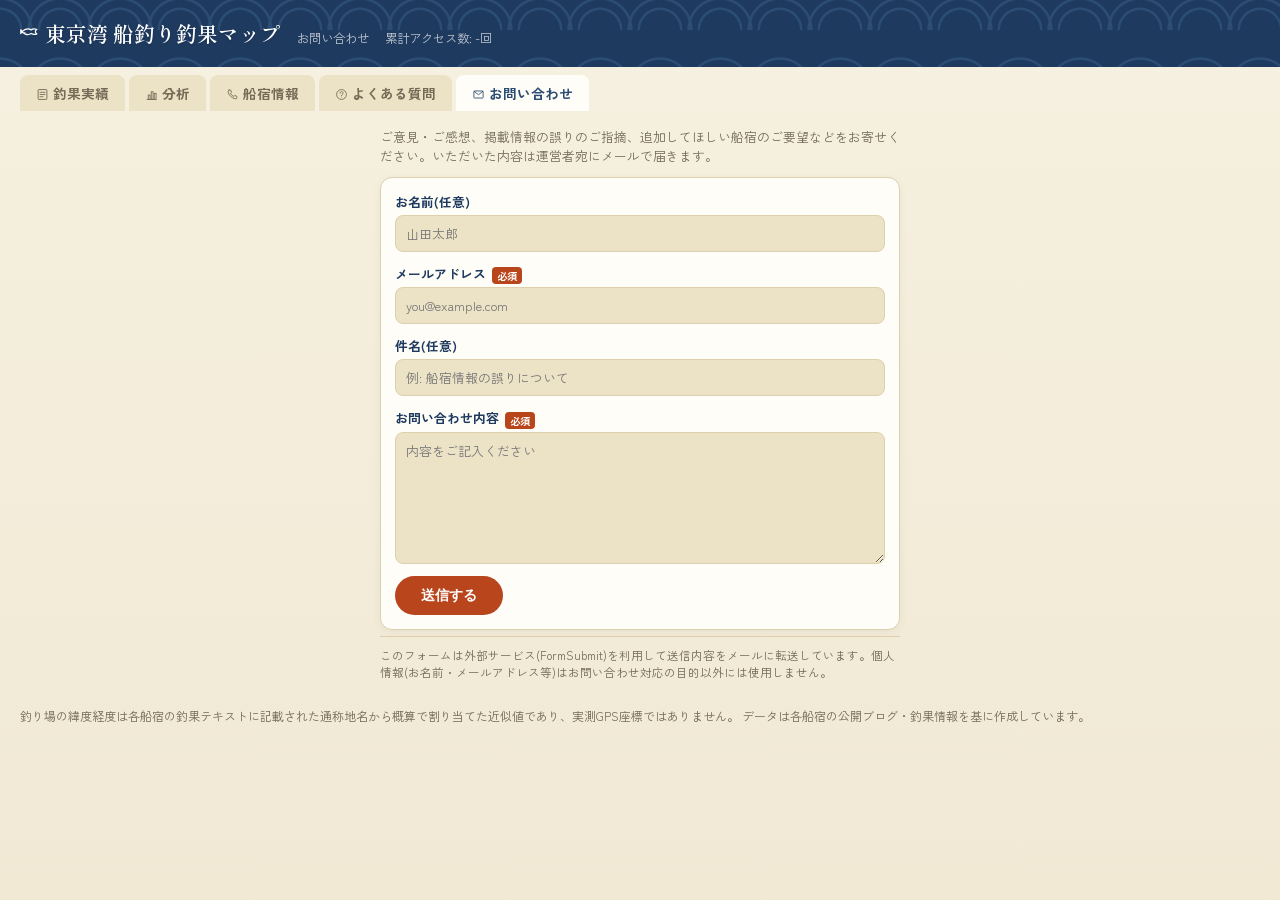
<file: docs/contact.html>
<!DOCTYPE html>
<html lang="ja">
<head>
<meta charset="UTF-8">
<title>お問い合わせ｜東京湾 船釣り釣果マップ</title>
<meta name="viewport" content="width=device-width, initial-scale=1">
<meta name="description" content="東京湾 船釣り釣果マップへのお問い合わせフォームです。ご意見・掲載情報の誤り・追加してほしい船宿などをお寄せください。">
<link rel="canonical" href="https://tokyo-bay-fishing.com/contact.html">
<meta property="og:type" content="website">
<meta property="og:site_name" content="東京湾 船釣り釣果マップ">
<meta property="og:title" content="お問い合わせ｜東京湾 船釣り釣果マップ">
<meta property="og:description" content="東京湾 船釣り釣果マップへのお問い合わせフォームです。ご意見・掲載情報の誤り・追加してほしい船宿などをお寄せください。">
<meta property="og:url" content="https://tokyo-bay-fishing.com/contact.html">
<meta property="og:locale" content="ja_JP">
<meta name="twitter:card" content="summary">
<meta name="twitter:title" content="お問い合わせ｜東京湾 船釣り釣果マップ">
<meta name="twitter:description" content="東京湾 船釣り釣果マップへのお問い合わせフォームです。ご意見・掲載情報の誤り・追加してほしい船宿などをお寄せください。">
<link rel="stylesheet" href="style.css?v=34">
<link rel="preconnect" href="https://fonts.googleapis.com">
<link rel="stylesheet" href="https://fonts.googleapis.com/css2?family=Shippori+Mincho:wght@500;700&family=Zen+Kaku+Gothic+New:wght@400;500;700&display=swap">
</head>
<body>
<header>
  <h1><a href="index.html">東京湾 船釣り釣果マップ</a></h1>
  <span class="meta">お問い合わせ</span>
  <span class="meta">累計アクセス数: <span id="pageViewCount">-</span>回</span>
</header>

<nav class="page-nav">
  <a href="index.html" data-nav-page="index.html">釣果実績</a>
  <a href="analysis.html" data-nav-page="analysis.html">分析</a>
  <a href="funayado.html" data-nav-page="funayado.html">船宿情報</a>
  <a href="faq.html" data-nav-page="faq.html">よくある質問</a>
  <a href="contact.html" data-nav-page="contact.html" class="active">お問い合わせ</a>
</nav>

<div class="contact-layout">
  <p class="funayado-intro">
    ご意見・ご感想、掲載情報の誤りのご指摘、追加してほしい船宿のご要望などをお寄せください。いただいた内容は運営者宛にメールで届きます。
  </p>

  <div id="contactSent" class="contact-sent ico-check" hidden>
    送信しました。ありがとうございます。
  </div>

  <form class="panel contact-form" action="https://formsubmit.co/kakeru.senoo@gmail.com" method="POST">
    <input type="hidden" name="_subject" value="【東京湾 船釣り釣果マップ】お問い合わせ">
    <input type="hidden" name="_template" value="table">
    <input type="hidden" name="_captcha" value="true">
    <input type="hidden" name="_next" value="https://tokyo-bay-fishing.com/contact.html?sent=1">
    <input type="text" name="_honey" style="display:none" tabindex="-1" autocomplete="off">

    <label class="contact-field">
      <span>お名前(任意)</span>
      <input type="text" name="name" placeholder="山田太郎" autocomplete="name">
    </label>

    <label class="contact-field">
      <span>メールアドレス<span class="contact-required">必須</span></span>
      <input type="email" name="email" placeholder="you@example.com" required autocomplete="email">
    </label>

    <label class="contact-field">
      <span>件名(任意)</span>
      <input type="text" name="subject" placeholder="例: 船宿情報の誤りについて">
    </label>

    <label class="contact-field">
      <span>お問い合わせ内容<span class="contact-required">必須</span></span>
      <textarea name="message" rows="6" placeholder="内容をご記入ください" required></textarea>
    </label>

    <button type="submit" class="contact-submit">送信する</button>
  </form>

  <p class="funayado-disclaimer">
    このフォームは外部サービス(FormSubmit)を利用して送信内容をメールに転送しています。個人情報(お名前・メールアドレス等)はお問い合わせ対応の目的以外には使用しません。
  </p>
</div>

<footer>
  釣り場の緯度経度は各船宿の釣果テキストに記載された通称地名から概算で割り当てた近似値であり、実測GPS座標ではありません。
  データは各船宿の公開ブログ・釣果情報を基に作成しています。
</footer>

<script>
  if (new URLSearchParams(location.search).get('sent') === '1') {
    document.getElementById('contactSent').hidden = false;
  }
</script>
<script src="counter.js?v=1"></script>
</body>
</html>
</file>
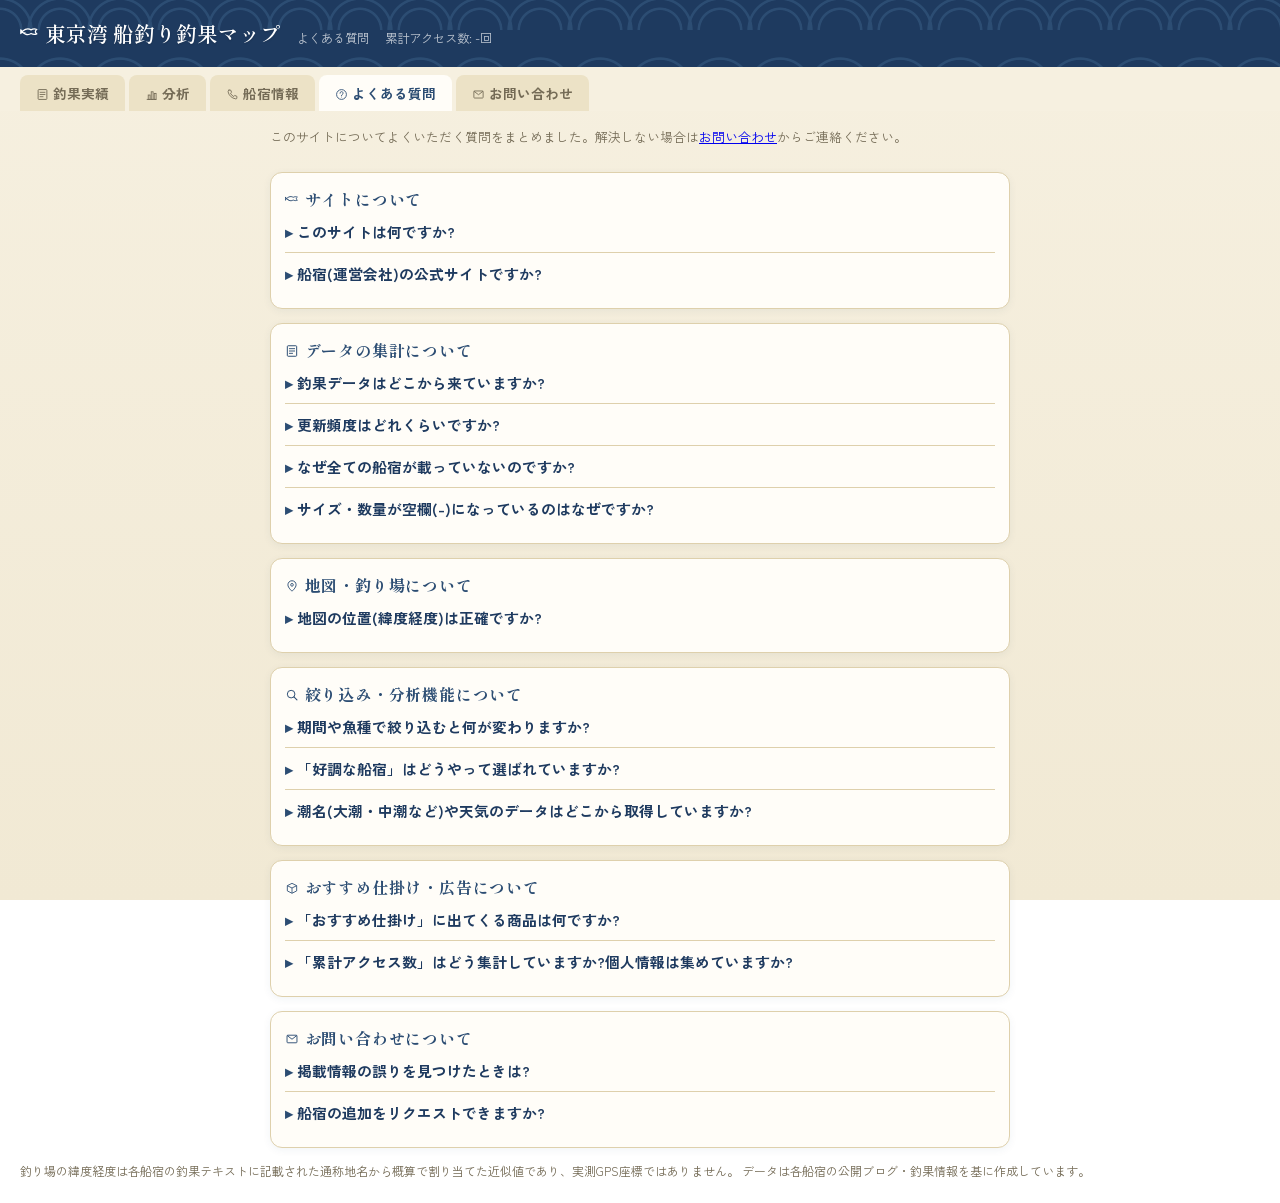
<file: docs/faq.html>
<!DOCTYPE html>
<html lang="ja">
<head>
<meta charset="UTF-8">
<title>よくある質問｜東京湾 船釣り釣果マップ</title>
<meta name="viewport" content="width=device-width, initial-scale=1">
<meta name="description" content="東京湾 船釣り釣果マップのよくある質問。データの集計方法、更新頻度、地図の座標精度、絞り込み機能、広告についてまとめました。">
<link rel="canonical" href="https://tokyo-bay-fishing.com/faq.html">
<meta property="og:type" content="website">
<meta property="og:site_name" content="東京湾 船釣り釣果マップ">
<meta property="og:title" content="よくある質問｜東京湾 船釣り釣果マップ">
<meta property="og:description" content="東京湾 船釣り釣果マップのよくある質問。データの集計方法、更新頻度、地図の座標精度、絞り込み機能、広告についてまとめました。">
<meta property="og:url" content="https://tokyo-bay-fishing.com/faq.html">
<meta property="og:locale" content="ja_JP">
<meta name="twitter:card" content="summary">
<meta name="twitter:title" content="よくある質問｜東京湾 船釣り釣果マップ">
<meta name="twitter:description" content="東京湾 船釣り釣果マップのよくある質問。データの集計方法、更新頻度、地図の座標精度、絞り込み機能、広告についてまとめました。">
<link rel="stylesheet" href="style.css?v=34">
<link rel="preconnect" href="https://fonts.googleapis.com">
<link rel="stylesheet" href="https://fonts.googleapis.com/css2?family=Shippori+Mincho:wght@500;700&family=Zen+Kaku+Gothic+New:wght@400;500;700&display=swap">
</head>
<body>
<header>
  <h1><a href="index.html">東京湾 船釣り釣果マップ</a></h1>
  <span class="meta">よくある質問</span>
  <span class="meta">累計アクセス数: <span id="pageViewCount">-</span>回</span>
</header>

<nav class="page-nav">
  <a href="index.html" data-nav-page="index.html">釣果実績</a>
  <a href="analysis.html" data-nav-page="analysis.html">分析</a>
  <a href="funayado.html" data-nav-page="funayado.html">船宿情報</a>
  <a href="faq.html" data-nav-page="faq.html" class="active">よくある質問</a>
  <a href="contact.html" data-nav-page="contact.html">お問い合わせ</a>
</nav>

<div class="faq-layout">
  <p class="funayado-intro">
    このサイトについてよくいただく質問をまとめました。解決しない場合は<a href="contact.html">お問い合わせ</a>からご連絡ください。
  </p>

  <section class="panel faq-category">
    <h2 class="ico-fish">サイトについて</h2>

    <details class="faq-item">
      <summary>このサイトは何ですか?</summary>
      <div class="faq-answer">東京湾の船釣り情報を、船宿16社が公開しているブログ・釣果情報から自動で集計している<strong>非公式のまとめサイト</strong>です。魚種・船宿・期間で絞り込んで釣果の傾向を見たり、釣り場を地図で確認したりできます。</div>
    </details>

    <details class="faq-item">
      <summary>船宿(運営会社)の公式サイトですか?</summary>
      <div class="faq-answer">いいえ、非公式です。各船宿が公開している情報を集計・分析しているだけで、船宿を運営したり船宿と提携したりはしていません。予約・乗船に関するお問い合わせは、<a href="funayado.html">船宿情報ページ</a>から各船宿へ直接ご連絡ください。</div>
    </details>
  </section>

  <section class="panel faq-category">
    <h2 class="ico-doc">データの集計について</h2>

    <details class="faq-item">
      <summary>釣果データはどこから来ていますか?</summary>
      <div class="faq-answer">掲載している16船宿(<a href="funayado.html">船宿情報ページ</a>で一覧できます)が公式サイト・ブログで公開している釣果報告を、自動プログラムが巡回して取得しています。</div>
    </details>

    <details class="faq-item">
      <summary>更新頻度はどれくらいですか?</summary>
      <div class="faq-answer">1日に数回、全船宿のサイトを自動で巡回し新着の釣果報告をチェックしています。新着が無い日はデータは増えませんが、ヘッダーの「最終更新」表示に、新着が無い場合は直近のチェック時刻(最終確認)も併記され、パイプラインが動いていることが分かるようになっています。</div>
    </details>

    <details class="faq-item">
      <summary>なぜ全ての船宿が載っていないのですか?</summary>
      <div class="faq-answer">現在16船宿を対象にしています。東京湾には他にも多数の船宿がありますが、釣果報告を自動で読み取れる形式(ブログ・RSS等)であることが条件のため、順次対象を検討・拡張しています。掲載してほしい船宿があれば<a href="contact.html">お問い合わせ</a>からご連絡ください。</div>
    </details>

    <details class="faq-item">
      <summary>サイズ・数量が空欄(-)になっているのはなぜですか?</summary>
      <div class="faq-answer">船宿のブログ投稿自体に具体的な数値の記載が無い場合(「まずまず釣れました」のような定性的な表現のみ等)は、数値を推測で埋めずに空欄のまま掲載しています。</div>
    </details>
  </section>

  <section class="panel faq-category">
    <h2 class="ico-map">地図・釣り場について</h2>

    <details class="faq-item">
      <summary>地図の位置(緯度経度)は正確ですか?</summary>
      <div class="faq-answer">実測のGPS座標ではありません。船宿の釣果テキストに書かれた通称の地名(「猿島沖」など)を地名辞書と照合し、概算で割り当てた近似値です。地名の記載が無い投稿は、船宿の出船港の座標で代用しています(地図上ではマーカーの色で見分けられます)。</div>
    </details>
  </section>

  <section class="panel faq-category">
    <h2 class="ico-search">絞り込み・分析機能について</h2>

    <details class="faq-item">
      <summary>期間や魚種で絞り込むと何が変わりますか?</summary>
      <div class="faq-answer">ページ上部の期間ボタン・魚種/船宿の選択肢を変えると、釣果一覧・地図・統計カード・グラフ(分析ページ)が全てその条件でリアルタイムに再集計されます。</div>
    </details>

    <details class="faq-item">
      <summary>「好調な船宿」はどうやって選ばれていますか?</summary>
      <div class="faq-answer">船宿・魚種の組み合わせごとに、選んだ期間の平均サイズ・数量が、その船宿の全期間平均よりも明確に上回っている場合に表示されます。単に釣果報告の件数が多いだけの船宿は選ばれません。</div>
    </details>

    <details class="faq-item">
      <summary>潮名(大潮・中潮など)や天気のデータはどこから取得していますか?</summary>
      <div class="faq-answer">潮名は<a href="https://tide736.net/" target="_blank" rel="noopener">tide736.net</a>(走水地点、東京湾内)、天気はOpen-Meteoの気象データを使用しています。</div>
    </details>
  </section>

  <section class="panel faq-category">
    <h2 class="ico-box">おすすめ仕掛け・広告について</h2>

    <details class="faq-item">
      <summary>「おすすめ仕掛け」に出てくる商品は何ですか?</summary>
      <div class="faq-answer">表示中の絞り込み条件で最も釣果報告の多い魚種に対応した、Amazonの釣具商品です。Amazonアソシエイト・プログラムによるアフィリエイトリンクで、購入いただくと当サイトに収入が入ります(価格が変わることはありません)。</div>
    </details>

    <details class="faq-item">
      <summary>「累計アクセス数」はどう集計していますか?個人情報は集めていますか?</summary>
      <div class="faq-answer">外部の無料カウンターサービスでページ表示回数を数えているだけの、素朴な累計ヒット数です。個人を特定する情報は収集していません。</div>
    </details>
  </section>

  <section class="panel faq-category">
    <h2 class="ico-mail">お問い合わせについて</h2>

    <details class="faq-item">
      <summary>掲載情報の誤りを見つけたときは?</summary>
      <div class="faq-answer"><a href="contact.html">お問い合わせページ</a>からご連絡ください。船宿名・日付・誤っている内容を書いていただけると助かります。</div>
    </details>

    <details class="faq-item">
      <summary>船宿の追加をリクエストできますか?</summary>
      <div class="faq-answer">はい、<a href="contact.html">お問い合わせページ</a>から船宿名を教えてください。自動で釣果を読み取れる形式か確認した上で、対応を検討します。</div>
    </details>
  </section>
</div>

<footer>
  釣り場の緯度経度は各船宿の釣果テキストに記載された通称地名から概算で割り当てた近似値であり、実測GPS座標ではありません。
  データは各船宿の公開ブログ・釣果情報を基に作成しています。
</footer>

<script src="counter.js?v=1"></script>
</body>
</html>
</file>
<file: docs/style.css>
:root {
  --bg: #f6f0e0;
  --bg2: #f1e9d4;
  --panel: #fffdf8;
  --panel-border: #ded0ac;
  --text: #1e3a5f;
  --muted: #746b56;
  --accent: #2c4d73;
  --accent2: #b8451c;
  --accent-soft: #ece2c6;
  --sea: #4a7a5a;

  /* 線画SVGアイコン(絵文字の代わり)。currentColorで着色されるstroke系。 */
  --ico-fish: url("data:image/svg+xml,%3Csvg xmlns='http://www.w3.org/2000/svg' viewBox='0 0 24 24'%3E%3Cpath d='M1 12c2.6-5 8.6-7.6 13-4.6 2.2-1.2 5-1.4 7.2-0.4-2.4 1.4-2.4 4 0 5.4-2.2 1-5 0.8-7.2-0.4-4.4 3-10.4 0.4-13-4.6z' fill='none' stroke='black' stroke-width='1.6' stroke-linejoin='round' stroke-linecap='round'/%3E%3Ccircle cx='6.2' cy='11' r='0.75' fill='black'/%3E%3C/svg%3E");
  --ico-doc: url("data:image/svg+xml,%3Csvg xmlns='http://www.w3.org/2000/svg' viewBox='0 0 24 24'%3E%3Crect x='4' y='3' width='16' height='18' rx='1.4' fill='none' stroke='black' stroke-width='1.7'/%3E%3Cline x1='7.5' y1='8' x2='16.5' y2='8' stroke='black' stroke-width='1.6' stroke-linecap='round'/%3E%3Cline x1='7.5' y1='12' x2='16.5' y2='12' stroke='black' stroke-width='1.6' stroke-linecap='round'/%3E%3Cline x1='7.5' y1='16' x2='13' y2='16' stroke='black' stroke-width='1.6' stroke-linecap='round'/%3E%3C/svg%3E");
  --ico-chart: url("data:image/svg+xml,%3Csvg xmlns='http://www.w3.org/2000/svg' viewBox='0 0 24 24'%3E%3Cline x1='4' y1='21' x2='20' y2='21' stroke='black' stroke-width='1.7' stroke-linecap='round'/%3E%3Crect x='6' y='13' width='3.4' height='8' fill='none' stroke='black' stroke-width='1.6'/%3E%3Crect x='11.5' y='7' width='3.4' height='14' fill='none' stroke='black' stroke-width='1.6'/%3E%3Crect x='17' y='10' width='3.4' height='11' fill='none' stroke='black' stroke-width='1.6'/%3E%3C/svg%3E");
  --ico-phone: url("data:image/svg+xml,%3Csvg xmlns='http://www.w3.org/2000/svg' viewBox='0 0 24 24'%3E%3Cpath d='M5.5 4h3.2l1.6 4-2 1.6a12 12 0 0 0 6.1 6.1l1.6-2 4 1.6v3.2c0 1-0.9 1.8-1.9 1.6C10.6 19 5 13.4 3.9 6.9 3.7 5.9 4.5 5 5.5 4z' fill='none' stroke='black' stroke-width='1.6' stroke-linejoin='round' stroke-linecap='round'/%3E%3C/svg%3E");
  --ico-help: url("data:image/svg+xml,%3Csvg xmlns='http://www.w3.org/2000/svg' viewBox='0 0 24 24'%3E%3Ccircle cx='12' cy='12' r='9' fill='none' stroke='black' stroke-width='1.6'/%3E%3Cpath d='M9.3 9.6a2.8 2.8 0 1 1 4 2.5c-0.9 0.5-1.3 1-1.3 2' fill='none' stroke='black' stroke-width='1.6' stroke-linecap='round'/%3E%3Ccircle cx='12' cy='16.6' r='0.9' fill='black'/%3E%3C/svg%3E");
  --ico-mail: url("data:image/svg+xml,%3Csvg xmlns='http://www.w3.org/2000/svg' viewBox='0 0 24 24'%3E%3Crect x='3.5' y='5.5' width='17' height='13' rx='1.3' fill='none' stroke='black' stroke-width='1.6'/%3E%3Cpath d='M4.2 6.4l7.8 6 7.8-6' fill='none' stroke='black' stroke-width='1.6' stroke-linecap='round' stroke-linejoin='round'/%3E%3C/svg%3E");
  --ico-yen: url("data:image/svg+xml,%3Csvg xmlns='http://www.w3.org/2000/svg' viewBox='0 0 24 24'%3E%3Ccircle cx='12' cy='12' r='9' fill='none' stroke='black' stroke-width='1.6'/%3E%3Cpath d='M8.5 7l3.5 5.4L15.5 7M12 12.4V18M9 15h6M9 17h6' stroke='black' stroke-width='1.4' fill='none' stroke-linecap='round' stroke-linejoin='round'/%3E%3C/svg%3E");
  --ico-warn: url("data:image/svg+xml,%3Csvg xmlns='http://www.w3.org/2000/svg' viewBox='0 0 24 24'%3E%3Cpath d='M12 4l9.5 16.5h-19z' fill='none' stroke='black' stroke-width='1.6' stroke-linejoin='round'/%3E%3Cline x1='12' y1='10' x2='12' y2='14.5' stroke='black' stroke-width='1.6' stroke-linecap='round'/%3E%3Ccircle cx='12' cy='17.3' r='0.9' fill='black'/%3E%3C/svg%3E");
  --ico-bag: url("data:image/svg+xml,%3Csvg xmlns='http://www.w3.org/2000/svg' viewBox='0 0 24 24'%3E%3Cpath d='M9 8V6a3 3 0 0 1 6 0v2' fill='none' stroke='black' stroke-width='1.6' stroke-linecap='round'/%3E%3Crect x='5' y='8' width='14' height='12' rx='2' fill='none' stroke='black' stroke-width='1.6'/%3E%3Cline x1='5' y1='12.5' x2='19' y2='12.5' stroke='black' stroke-width='1.4'/%3E%3C/svg%3E");
  --ico-map: url("data:image/svg+xml,%3Csvg xmlns='http://www.w3.org/2000/svg' viewBox='0 0 24 24'%3E%3Cpath d='M12 3c-4 0-7 3-7 7 0 5 7 11 7 11s7-6 7-11c0-4-3-7-7-7z' fill='none' stroke='black' stroke-width='1.6' stroke-linejoin='round'/%3E%3Ccircle cx='12' cy='10' r='2.3' fill='none' stroke='black' stroke-width='1.5'/%3E%3C/svg%3E");
  --ico-search: url("data:image/svg+xml,%3Csvg xmlns='http://www.w3.org/2000/svg' viewBox='0 0 24 24'%3E%3Ccircle cx='10.5' cy='10.5' r='6.5' fill='none' stroke='black' stroke-width='1.7'/%3E%3Cline x1='15.3' y1='15.3' x2='20.5' y2='20.5' stroke='black' stroke-width='1.8' stroke-linecap='round'/%3E%3C/svg%3E");
  --ico-box: url("data:image/svg+xml,%3Csvg xmlns='http://www.w3.org/2000/svg' viewBox='0 0 24 24'%3E%3Cpath d='M4 8l8-4 8 4-8 4-8-4z' fill='none' stroke='black' stroke-width='1.5' stroke-linejoin='round'/%3E%3Cpath d='M4 8v9l8 4 8-4V8' fill='none' stroke='black' stroke-width='1.5' stroke-linejoin='round'/%3E%3Cline x1='12' y1='12' x2='12' y2='21' stroke='black' stroke-width='1.4'/%3E%3C/svg%3E");
  --ico-check: url("data:image/svg+xml,%3Csvg xmlns='http://www.w3.org/2000/svg' viewBox='0 0 24 24'%3E%3Ccircle cx='12' cy='12' r='9' fill='none' stroke='black' stroke-width='1.6'/%3E%3Cpath d='M8 12.5l2.6 2.6L16.5 9' fill='none' stroke='black' stroke-width='1.8' stroke-linecap='round' stroke-linejoin='round'/%3E%3C/svg%3E");
}

* { box-sizing: border-box; }

body {
  margin: 0;
  font-family: "Zen Kaku Gothic New", "Hiragino Kaku Gothic ProN", "Yu Gothic", Meiryo, sans-serif;
  background: linear-gradient(180deg, var(--bg) 0%, var(--bg2) 100%) fixed;
  color: var(--text);
}

h1, h2, h3 {
  font-family: "Shippori Mincho", "Hiragino Mincho ProN", serif;
}

header {
  padding: 18px 20px;
  background-color: #1e3a5f;
  background-image:
    radial-gradient(circle at 0 100%, transparent 23%, #2c4d73 24%, #2c4d73 26%, transparent 27%, transparent 35%, #2c4d73 36%, #2c4d73 38%, transparent 39%),
    radial-gradient(circle at 60px 100%, transparent 23%, #2c4d73 24%, #2c4d73 26%, transparent 27%, transparent 35%, #2c4d73 36%, #2c4d73 38%, transparent 39%),
    radial-gradient(circle at 120px 100%, transparent 23%, #2c4d73 24%, #2c4d73 26%, transparent 27%, transparent 35%, #2c4d73 36%, #2c4d73 38%, transparent 39%);
  background-size: 60px 60px;
  background-position: 0 30px, 0 30px, 0 30px;
  display: flex;
  align-items: baseline;
  gap: 16px;
  flex-wrap: wrap;
  box-shadow: 0 2px 10px rgba(20, 30, 50, 0.2);
}

header h1 {
  font-size: 1.3rem;
  font-weight: 600;
  margin: 0;
  color: #ffffff;
  text-shadow: 0 1px 2px rgba(0, 0, 0, 0.15);
}
header h1 a {
  color: inherit;
  text-decoration: none;
  display: inline-flex;
  align-items: center;
}
header h1 a:hover {
  opacity: 0.88;
}
header h1 a::before {
  content: "";
  display: inline-block;
  width: 0.92em; height: 0.92em;
  margin-right: 0.3em;
  background-color: currentColor;
  -webkit-mask-repeat: no-repeat; mask-repeat: no-repeat;
  -webkit-mask-size: contain; mask-size: contain;
  -webkit-mask-position: center; mask-position: center;
  -webkit-mask-image: var(--ico-fish);
  mask-image: var(--ico-fish);
}

header .meta {
  color: rgba(255, 255, 255, 0.7);
  font-weight: 400;
  font-size: 0.78rem;
}

.page-nav {
  display: flex;
  gap: 4px;
  padding: 8px 20px 0;
  background: var(--bg);
}
.page-nav a {
  padding: 8px 16px;
  border-radius: 8px 8px 0 0;
  text-decoration: none;
  font-size: 0.85rem;
  font-weight: 600;
  color: var(--muted);
  background: var(--accent-soft);
}
.page-nav a.active {
  color: var(--accent);
  background: var(--panel);
}

.gear-teaser-slot:empty { display: none; }

.gear-teaser {
  display: flex;
  align-items: center;
  gap: 10px;
  margin-top: 12px;
  padding: 8px 10px;
  border: 1px solid var(--panel-border);
  border-radius: 10px;
  background: var(--accent-soft);
  text-decoration: none;
  color: var(--text);
}
.gear-teaser:hover {
  border-color: var(--accent2);
}
.gear-teaser-img,
.gear-teaser-icon {
  flex-shrink: 0;
  width: 42px;
  height: 42px;
  border-radius: 6px;
  background: #ffffff;
}
.gear-teaser-img {
  object-fit: contain;
}
.gear-teaser-icon {
  display: flex;
  align-items: center;
  justify-content: center;
  font-size: 1.3rem;
}
.gear-teaser-text {
  display: flex;
  flex-direction: column;
  gap: 1px;
  min-width: 0;
}
.gear-teaser-eyebrow {
  font-size: 0.62rem;
  color: var(--muted);
  text-transform: uppercase;
  letter-spacing: 0.03em;
}
.gear-teaser-title {
  font-size: 0.85rem;
  font-weight: 700;
}
.gear-teaser-sub {
  font-size: 0.72rem;
  color: var(--accent2);
  font-weight: 600;
  overflow: hidden;
  text-overflow: ellipsis;
  white-space: nowrap;
}

.analysis-layout {
  max-width: 900px;
  margin: 0 auto;
  display: flex;
  flex-direction: column;
  gap: 16px;
  padding: 16px 20px;
}

.filter-summary-panel {
  display: flex;
  flex-wrap: wrap;
  align-items: center;
  justify-content: space-between;
  gap: 8px;
  font-size: 0.82rem;
  color: var(--muted);
}
.filter-summary-link {
  color: var(--accent);
  font-weight: 600;
  text-decoration: none;
  white-space: nowrap;
}

.layout {
  display: grid;
  grid-template-columns: 260px 1fr;
  gap: 16px;
  padding: 16px 20px;
}

.layout > aside,
.layout > .main-col {
  min-width: 0;
}

.main-col > * {
  min-width: 0;
}

@media (max-width: 900px) {
  .layout { grid-template-columns: 1fr; }
  .layout > aside { order: 1; }
  .layout > .main-col { order: 2; }
}

.panel {
  background: var(--panel);
  border: 1px solid var(--panel-border);
  border-radius: 12px;
  padding: 14px;
  box-shadow: 0 2px 8px rgba(20, 60, 100, 0.06);
}

.panel h2 {
  font-size: 0.9rem;
  margin: 0 0 10px;
  color: var(--accent);
  text-transform: uppercase;
  letter-spacing: 0.05em;
}

.select-all-buttons {
  display: flex;
  justify-content: flex-end;
  gap: 10px;
  margin: 2px 0 6px;
}
.select-all-buttons button {
  background: transparent;
  border: none;
  color: var(--accent);
  font-size: 0.72rem;
  cursor: pointer;
  padding: 0 4px;
  text-decoration: underline;
}

.filter-group {
  margin-bottom: 10px;
}

.filter-group .chips {
  display: flex;
  flex-wrap: wrap;
  gap: 5px;
}

.filter-details {
  margin-bottom: 8px;
  border-top: 1px solid var(--panel-border);
  padding-top: 8px;
}
.filter-details summary {
  cursor: pointer;
  font-size: 0.85rem;
  font-weight: 700;
  color: var(--accent);
  text-transform: uppercase;
  letter-spacing: 0.05em;
  list-style: none;
  display: flex;
  align-items: center;
  gap: 6px;
  padding: 2px 0;
}
.filter-details summary::-webkit-details-marker { display: none; }
.filter-details summary::before {
  content: '▸';
  font-size: 0.65rem;
  color: var(--muted);
  transition: transform 0.15s ease;
  display: inline-block;
}
.filter-details[open] summary::before {
  transform: rotate(90deg);
}
.filter-count {
  font-size: 0.72rem;
  color: var(--muted);
  font-weight: 400;
}

.chip {
  display: inline-flex;
  align-items: center;
  gap: 4px;
  padding: 3px 8px;
  border-radius: 999px;
  border: 1px solid var(--panel-border);
  background: var(--accent-soft);
  font-size: 0.75rem;
  cursor: pointer;
  user-select: none;
  color: var(--muted);
  transition: background 0.15s ease, color 0.15s ease, border-color 0.15s ease;
}

.chip.active {
  background: var(--accent);
  border-color: var(--accent);
  color: #ffffff;
  font-weight: 600;
}

.period-buttons { display: flex; gap: 6px; }
.period-buttons button {
  flex: 1;
  padding: 6px 4px;
  background: var(--accent-soft);
  border: 1px solid var(--panel-border);
  color: var(--text);
  border-radius: 6px;
  cursor: pointer;
  font-size: 0.8rem;
}
.period-buttons button.active {
  background: var(--accent2);
  color: #ffffff;
  border-color: var(--accent2);
  font-weight: 600;
}

.date-range {
  display: flex;
  align-items: center;
  gap: 6px;
  margin-top: 6px;
  font-size: 0.78rem;
  color: var(--muted);
}
.date-range input[type="date"] {
  flex: 1;
  min-width: 0;
  padding: 5px 6px;
  border: 1px solid var(--panel-border);
  border-radius: 6px;
  background: var(--accent-soft);
  color: var(--text);
  font-size: 0.78rem;
}

#map {
  height: 560px;
  border-radius: 12px;
  overflow: hidden;
  border: 1px solid var(--panel-border);
}

.map-legend {
  display: flex;
  flex-wrap: wrap;
  gap: 16px;
  margin-top: 8px;
  font-size: 0.75rem;
  color: var(--muted);
}
.legend-dot {
  display: inline-block;
  width: 10px;
  height: 10px;
  border-radius: 50%;
  margin-right: 5px;
  vertical-align: middle;
}
.legend-dot-real { background: #eb6834; }
.legend-dot-fallback {
  background: #94a3b8;
  opacity: 0.6;
  border: 1px dashed #64748b;
}

.main-col { display: flex; flex-direction: column; gap: 16px; }

.stats-row {
  display: flex;
  gap: 12px;
  flex-wrap: wrap;
}

.stat-card {
  background: var(--panel);
  border: 1px solid var(--panel-border);
  border-left: 4px solid var(--accent);
  border-radius: 10px;
  padding: 10px 16px;
  min-width: 120px;
  box-shadow: 0 2px 8px rgba(20, 60, 100, 0.06);
}
.stat-card:nth-child(2n) { border-left-color: var(--accent2); }
.stat-card .num { font-size: 1.4rem; font-weight: 700; color: var(--text); }
.stat-card .label { font-size: 0.75rem; color: var(--muted); }

.panel canvas { max-height: 320px; }
.chart-note { font-size: 0.7rem; color: var(--muted); margin-top: 6px; }
.chart-select {
  float: right;
  font-size: 0.78rem;
  padding: 3px 8px;
  border-radius: 6px;
  border: 1px solid var(--panel-border);
  background: var(--accent-soft);
  color: var(--text);
  text-transform: none;
  letter-spacing: normal;
  font-weight: 400;
}

.gear-cards {
  display: flex;
  flex-wrap: wrap;
  gap: 10px;
}

.gear-card {
  display: block;
  min-width: 160px;
  padding: 10px 14px;
  border: 1px solid var(--panel-border);
  border-radius: 10px;
  background: var(--accent-soft);
  color: var(--text);
  text-decoration: none;
  transition: border-color 0.15s ease, transform 0.15s ease;
}
.gear-card:hover {
  border-color: var(--accent2);
  transform: translateY(-2px);
}
.gear-card.gear-product {
  max-width: 180px;
}
.gear-product-img {
  display: block;
  width: 100%;
  height: 100px;
  object-fit: contain;
  background: #ffffff;
  border-radius: 6px;
  margin-bottom: 6px;
}
.gear-species {
  font-size: 0.7rem;
  color: var(--accent);
  text-transform: uppercase;
  letter-spacing: 0.04em;
  margin-bottom: 2px;
}
.gear-label {
  font-size: 0.9rem;
  font-weight: 600;
}
.gear-cta {
  font-size: 0.75rem;
  color: var(--accent2);
  font-weight: 600;
  margin-top: 4px;
}

.pr-disclosure {
  margin-top: 10px;
  font-size: 0.7rem;
  color: var(--muted);
}

table.report-table {
  width: 100%;
  border-collapse: collapse;
  font-size: 0.82rem;
}
table.report-table th, table.report-table td {
  padding: 6px 8px;
  border-bottom: 1px solid var(--panel-border);
  text-align: left;
  white-space: nowrap;
}
table.report-table th {
  color: var(--accent);
  font-weight: 600;
  position: sticky;
  top: 0;
  background: var(--panel);
}
table.report-table tbody tr:hover { background: var(--accent-soft); }
.table-scroll { max-height: 340px; overflow: auto; }
table.report-table a { color: var(--accent); text-decoration: none; }

table.report-table th[data-sort] { cursor: pointer; user-select: none; }
table.report-table th[data-sort]:hover { color: var(--accent2); }
table.report-table th.sorted { color: var(--accent2); }
table.report-table th.sorted::after {
  content: attr(data-sort-arrow);
  margin-left: 4px;
  font-size: 0.7em;
}

.badge-big {
  display: inline-block;
  background: var(--accent2);
  color: #ffffff;
  font-size: 0.65rem;
  font-weight: 700;
  padding: 1px 6px;
  border-radius: 999px;
  margin-left: 4px;
  vertical-align: middle;
  white-space: nowrap;
}

.leaflet-popup-content-wrapper {
  background: #ffffff;
  color: var(--text);
}
.leaflet-popup-tip { background: #ffffff; }
.popup-title { font-weight: 700; margin-bottom: 4px; color: var(--accent); }
.popup-row { font-size: 0.8rem; margin-bottom: 2px; }
.popup-row a { color: var(--accent2); font-weight: 600; }
.popup-fallback-note {
  color: #92603a;
  background: #fdf3e8;
  border-radius: 6px;
  padding: 4px 6px;
  margin-bottom: 6px;
  font-size: 0.72rem;
}

footer {
  padding: 10px 20px 24px;
  color: var(--muted);
  font-size: 0.75rem;
}

@media (max-width: 600px) {
  header {
    padding: 12px 14px;
    gap: 6px 12px;
  }
  header h1 { font-size: 1.05rem; }
  header .meta { font-size: 0.7rem; }

  .page-nav { padding: 8px 12px; flex-wrap: wrap; gap: 6px; }
  .page-nav a {
    flex: 1 1 calc(50% - 6px);
    padding: 9px 6px;
    font-size: 0.78rem;
    text-align: center;
    white-space: nowrap;
    border-radius: 8px;
  }

  .layout { padding: 10px 12px; gap: 12px; }
  .analysis-layout { padding: 10px 12px; gap: 12px; }

  .panel { padding: 12px; border-radius: 10px; }

  .period-buttons { flex-wrap: wrap; }
  .period-buttons button { flex: 1 1 calc(33.333% - 4px); }

  .stats-row {
    display: grid;
    grid-template-columns: 1fr 1fr;
    gap: 8px;
  }
  .stat-card { min-width: 0; padding: 8px 12px; }
  .stat-card .num { font-size: 1.15rem; }
  .stats-row .stat-card:last-child:nth-child(odd) { grid-column: 1 / -1; }

  #map { height: 340px; }

  .gear-cards { gap: 8px; }
  .gear-card { min-width: 0; flex: 1 1 calc(50% - 8px); padding: 8px 10px; }
  .gear-card.gear-product { max-width: none; }
  .gear-product-img { height: 80px; }

  table.report-table { font-size: 0.75rem; }
}

.funayado-layout {
  max-width: 900px;
  margin: 0 auto;
  padding: 16px 20px 4px;
}

.funayado-intro {
  font-size: 0.8rem;
  color: var(--muted);
  margin: 0 0 12px;
  line-height: 1.5;
}

.funayado-section {
  margin-bottom: 12px;
}
.funayado-section h2 {
  font-size: 0.85rem;
  color: var(--accent);
  border-left: 4px solid var(--accent);
  padding-left: 8px;
  margin: 0 0 6px;
}

.funayado-grid {
  display: grid;
  grid-template-columns: repeat(auto-fill, minmax(230px, 1fr));
  gap: 6px;
}

.funayado-card {
  background: var(--panel);
  border: 1px solid var(--panel-border);
  border-left: 4px solid var(--sea);
  border-radius: 8px;
  padding: 7px 10px;
  box-shadow: 0 1px 4px rgba(20, 60, 100, 0.06);
  display: flex;
  flex-direction: column;
  gap: 1px;
}
.funayado-head {
  display: flex;
  align-items: baseline;
  justify-content: space-between;
  gap: 6px;
}
.funayado-card h3 {
  margin: 0;
  font-size: 0.86rem;
  color: var(--text);
}
.funayado-port {
  font-size: 0.66rem;
  color: var(--muted);
  white-space: nowrap;
}
.funayado-tel-row {
  display: flex;
  align-items: baseline;
  gap: 8px;
  margin: 2px 0 1px;
}
.funayado-tel {
  display: inline-block;
  font-size: 0.82rem;
  font-weight: 700;
  color: #ffffff;
  background: var(--sea);
  padding: 2px 8px;
  border-radius: 6px;
  text-decoration: none;
  width: fit-content;
}
.funayado-tel:hover { opacity: 0.9; }
.funayado-tel-sub {
  font-size: 0.66rem;
  color: var(--muted);
}
.funayado-addr {
  font-size: 0.7rem;
  color: var(--text);
}
.funayado-note {
  font-size: 0.68rem;
  color: var(--muted);
}
.funayado-note a { color: var(--accent); }
.funayado-info {
  display: flex;
  flex-direction: column;
  gap: 1px;
  margin: 2px 0 1px;
}
.funayado-species, .funayado-time, .funayado-price {
  font-size: 0.66rem;
  line-height: 1.35;
  color: var(--text);
}
.funayado-price { color: var(--accent2); font-weight: 600; }
.funayado-warn {
  font-size: 0.66rem;
  color: var(--accent2);
  background: #fdf3e8;
  border-radius: 6px;
  padding: 3px 6px;
  margin-top: 1px;
}
.funayado-site {
  align-self: flex-start;
  font-size: 0.68rem;
  font-weight: 600;
  color: var(--accent);
  text-decoration: none;
}
.funayado-site:hover { text-decoration: underline; }

.funayado-layout .panel { margin-bottom: 6px; }

.funayado-compare-panel { margin-bottom: 12px; }
.funayado-compare-panel .funayado-intro { margin-bottom: 10px; }
.funayado-compare-scroll {
  overflow-x: auto;
  max-height: 480px;
  overflow-y: auto;
  border: 1px solid var(--panel-border);
  border-radius: 8px;
}
table.funayado-compare-table {
  font-size: 0.72rem;
  min-width: 100%;
}
table.funayado-compare-table th, table.funayado-compare-table td {
  white-space: nowrap;
  text-align: center;
  padding: 5px 7px;
}
table.funayado-compare-table thead th {
  position: sticky;
  top: 0;
  z-index: 2;
  background: var(--panel);
}
table.funayado-compare-table .fcmp-name-col {
  position: sticky;
  left: 0;
  z-index: 1;
  background: var(--panel);
  text-align: left;
  font-weight: 600;
  color: var(--text);
  box-shadow: 1px 0 0 var(--panel-border);
}
table.funayado-compare-table thead th.fcmp-name-col { z-index: 3; }
table.funayado-compare-table .fcmp-price { color: var(--accent2); font-weight: 700; }
table.funayado-compare-table .fcmp-dash { color: var(--muted); }
table.funayado-compare-table .fcmp-tbd { color: var(--accent); font-weight: 600; }

.funayado-disclaimer {
  font-size: 0.72rem;
  color: var(--muted);
  line-height: 1.5;
  border-top: 1px solid var(--panel-border);
  padding-top: 10px;
  margin-top: 6px;
}

@media (max-width: 600px) {
  .funayado-layout { padding: 10px 12px 4px; }
  .funayado-grid { grid-template-columns: 1fr; }
  table.funayado-compare-table { font-size: 0.68rem; }
  table.funayado-compare-table th, table.funayado-compare-table td { padding: 4px 6px; }
  .contact-layout { padding: 10px 12px 4px; }
}

.contact-layout {
  max-width: 560px;
  margin: 0 auto;
  padding: 16px 20px 4px;
}

.contact-sent {
  font-size: 0.85rem;
  font-weight: 600;
  color: var(--sea);
  background: #e6f8f0;
  border: 1px solid var(--sea);
  border-radius: 8px;
  padding: 10px 14px;
  margin-bottom: 14px;
}

.contact-form {
  display: flex;
  flex-direction: column;
  gap: 12px;
}

.contact-field {
  display: flex;
  flex-direction: column;
  gap: 4px;
  font-size: 0.8rem;
  color: var(--text);
  font-weight: 600;
}

.contact-required {
  font-size: 0.65rem;
  font-weight: 700;
  color: #fff;
  background: var(--accent2);
  border-radius: 4px;
  padding: 1px 5px;
  margin-left: 6px;
  vertical-align: middle;
}

.contact-field input,
.contact-field textarea {
  font: inherit;
  font-weight: 400;
  padding: 8px 10px;
  border: 1px solid var(--panel-border);
  border-radius: 8px;
  background: var(--accent-soft);
  color: var(--text);
  resize: vertical;
}
.contact-field input:focus,
.contact-field textarea:focus {
  outline: 2px solid var(--accent);
  outline-offset: 1px;
}

.contact-submit {
  align-self: flex-start;
  padding: 10px 26px;
  border: none;
  border-radius: 999px;
  background: var(--accent2);
  color: #fff;
  font-size: 0.9rem;
  font-weight: 700;
  cursor: pointer;
}
.contact-submit:hover { opacity: 0.92; }

.faq-layout {
  max-width: 780px;
  margin: 0 auto;
  padding: 16px 20px 4px;
  display: flex;
  flex-direction: column;
  gap: 14px;
}

.faq-category { display: flex; flex-direction: column; }
.faq-category h2 {
  font-size: 1rem;
  margin: 0 0 6px;
}

.faq-item {
  border-top: 1px solid var(--panel-border);
  padding: 10px 0;
}
.faq-item:first-of-type { border-top: none; padding-top: 4px; }

.faq-item summary {
  cursor: pointer;
  font-weight: 700;
  font-size: 0.92rem;
  color: var(--text);
  list-style: none;
}
.faq-item summary::-webkit-details-marker { display: none; }
.faq-item summary::before {
  content: '▸ ';
  color: var(--accent);
}
.faq-item[open] summary::before { content: '▾ '; }

.faq-answer {
  margin-top: 8px;
  padding-left: 1.1em;
  font-size: 0.86rem;
  color: var(--muted);
  line-height: 1.7;
}
.faq-answer a { color: var(--accent); font-weight: 600; }

@media (max-width: 600px) {
  .faq-layout { padding: 10px 12px 4px; }
}

/* ==== 線画アイコン(絵文字の代わり) ==== */
[class*="ico-"]::before {
  content: "";
  display: inline-block;
  width: 0.9em; height: 0.9em;
  vertical-align: -0.12em;
  margin-right: 0.32em;
  background-color: currentColor;
  -webkit-mask-repeat: no-repeat; mask-repeat: no-repeat;
  -webkit-mask-size: contain; mask-size: contain;
  -webkit-mask-position: center; mask-position: center;
}
.ico-fish::before { -webkit-mask-image: var(--ico-fish); mask-image: var(--ico-fish); }
.ico-doc::before { -webkit-mask-image: var(--ico-doc); mask-image: var(--ico-doc); }
.ico-chart::before { -webkit-mask-image: var(--ico-chart); mask-image: var(--ico-chart); }
.ico-phone::before { -webkit-mask-image: var(--ico-phone); mask-image: var(--ico-phone); }
.ico-help::before { -webkit-mask-image: var(--ico-help); mask-image: var(--ico-help); }
.ico-mail::before { -webkit-mask-image: var(--ico-mail); mask-image: var(--ico-mail); }
.ico-yen::before { -webkit-mask-image: var(--ico-yen); mask-image: var(--ico-yen); }
.ico-warn::before { -webkit-mask-image: var(--ico-warn); mask-image: var(--ico-warn); }
.ico-bag::before { -webkit-mask-image: var(--ico-bag); mask-image: var(--ico-bag); }
.ico-map::before { -webkit-mask-image: var(--ico-map); mask-image: var(--ico-map); }
.ico-search::before { -webkit-mask-image: var(--ico-search); mask-image: var(--ico-search); }
.ico-box::before { -webkit-mask-image: var(--ico-box); mask-image: var(--ico-box); }
.ico-check::before { -webkit-mask-image: var(--ico-check); mask-image: var(--ico-check); }

.page-nav a[data-nav-page="index.html"]::before { -webkit-mask-image: var(--ico-doc); mask-image: var(--ico-doc); }
.page-nav a[data-nav-page="analysis.html"]::before { -webkit-mask-image: var(--ico-chart); mask-image: var(--ico-chart); }
.page-nav a[data-nav-page="funayado.html"]::before { -webkit-mask-image: var(--ico-phone); mask-image: var(--ico-phone); }
.page-nav a[data-nav-page="faq.html"]::before { -webkit-mask-image: var(--ico-help); mask-image: var(--ico-help); }
.page-nav a[data-nav-page="contact.html"]::before { -webkit-mask-image: var(--ico-mail); mask-image: var(--ico-mail); }
.page-nav a[data-nav-page]::before {
  content: "";
  display: inline-block;
  width: 0.95em; height: 0.95em;
  vertical-align: -0.15em;
  margin-right: 0.3em;
  background-color: currentColor;
  -webkit-mask-repeat: no-repeat; mask-repeat: no-repeat;
  -webkit-mask-size: contain; mask-size: contain;
  -webkit-mask-position: center; mask-position: center;
}

.funayado-compare-panel h2::before,
.funayado-species::before {
  content: "";
  display: inline-block; width: 0.9em; height: 0.9em; vertical-align: -0.1em; margin-right: 0.3em;
  background-color: currentColor;
  -webkit-mask-repeat: no-repeat; mask-repeat: no-repeat; -webkit-mask-size: contain; mask-size: contain;
  -webkit-mask-image: var(--ico-fish); mask-image: var(--ico-fish);
}
.funayado-species::before { width: 0.8em; height: 0.8em; color: var(--accent); }

.funayado-tel::before {
  content: "";
  display: inline-block; width: 0.85em; height: 0.85em; vertical-align: -0.08em; margin-right: 0.3em;
  background-color: currentColor;
  -webkit-mask-repeat: no-repeat; mask-repeat: no-repeat; -webkit-mask-size: contain; mask-size: contain;
  -webkit-mask-image: var(--ico-phone); mask-image: var(--ico-phone);
}

.funayado-price::before {
  content: "";
  display: inline-block; width: 0.82em; height: 0.82em; vertical-align: -0.08em; margin-right: 0.28em;
  background-color: currentColor;
  -webkit-mask-repeat: no-repeat; mask-repeat: no-repeat; -webkit-mask-size: contain; mask-size: contain;
  -webkit-mask-image: var(--ico-yen); mask-image: var(--ico-yen);
}

.funayado-warn::before {
  content: "";
  display: inline-block; width: 0.9em; height: 0.9em; vertical-align: -0.12em; margin-right: 0.32em;
  background-color: currentColor;
  -webkit-mask-repeat: no-repeat; mask-repeat: no-repeat; -webkit-mask-size: contain; mask-size: contain;
  -webkit-mask-image: var(--ico-warn); mask-image: var(--ico-warn);
}

#prepGearPanel h2::before,
#gearPanel h2::before,
.gear-teaser-icon::before {
  content: "";
  display: inline-block; width: 0.9em; height: 0.9em; vertical-align: -0.1em; margin-right: 0.3em;
  background-color: currentColor;
  -webkit-mask-repeat: no-repeat; mask-repeat: no-repeat; -webkit-mask-size: contain; mask-size: contain;
  -webkit-mask-image: var(--ico-fish); mask-image: var(--ico-fish);
}
#prepGearPanel h2::before { -webkit-mask-image: var(--ico-bag); mask-image: var(--ico-bag); }
.gear-teaser-icon::before { width: 22px; height: 22px; margin: 0; color: var(--accent); }

.filter-summary-link::before {
  content: "";
  display: inline-block; width: 0.85em; height: 0.85em; vertical-align: -0.1em; margin-right: 0.28em;
  background-color: currentColor;
  -webkit-mask-repeat: no-repeat; mask-repeat: no-repeat; -webkit-mask-size: contain; mask-size: contain;
  -webkit-mask-image: var(--ico-doc); mask-image: var(--ico-doc);
}
</file>
